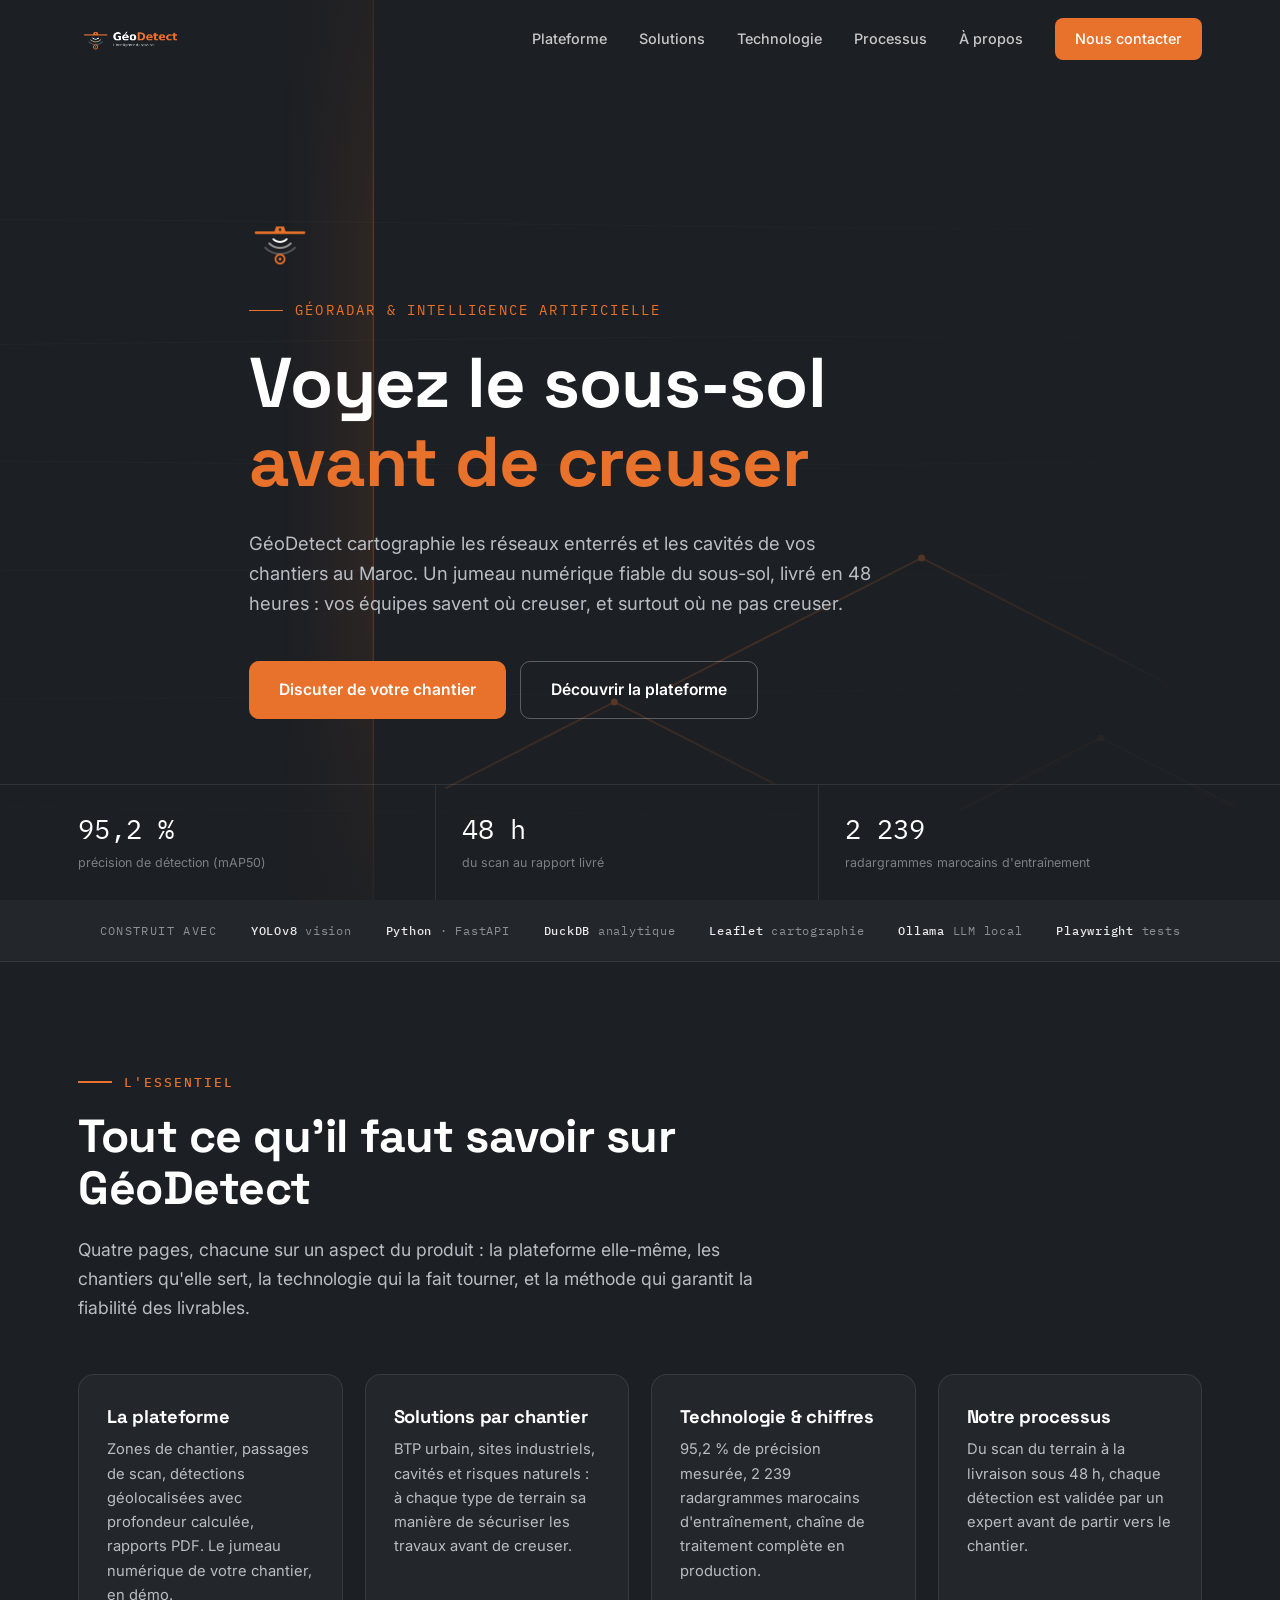
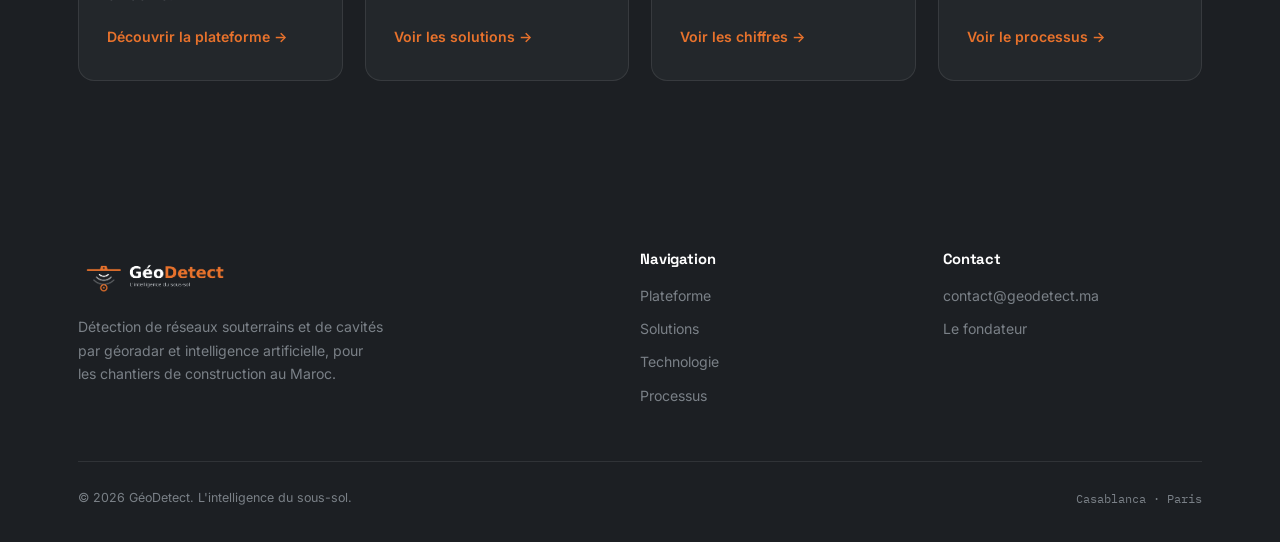
<file: index.html>
<!DOCTYPE html>
<html lang="fr">
<head>
<meta charset="UTF-8">
<meta name="viewport" content="width=device-width, initial-scale=1.0">
<title>GéoDetect : l'intelligence du sous-sol</title>
<meta name="description" content="Détection de réseaux souterrains et de cavités par géoradar et intelligence artificielle, pour les chantiers de construction au Maroc.">
<link rel="icon" type="image/png" href="assets/favicon_32.png">
<link rel="preconnect" href="https://fonts.googleapis.com">
<link rel="preconnect" href="https://fonts.gstatic.com" crossorigin>
<link href="https://fonts.googleapis.com/css2?family=Space+Grotesk:wght@500;600;700&family=Inter:wght@400;500;600;700&family=IBM+Plex+Mono:wght@400;500&display=swap" rel="stylesheet">
<link rel="stylesheet" href="style.css?v=6">
</head>
<body>

<nav id="nav">
  <div class="nav-int">
    <a class="nav-marque" href="index.html"><img src="assets/geodetect_logo_dark_1700.png?v=2" alt="GéoDetect" style="height:34px;width:auto;display:block"></a>
    <div class="nav-liens">
      <a href="plateforme.html">Plateforme</a>
      <a href="solutions.html">Solutions</a>
      <a href="technologie.html">Technologie</a>
      <a href="processus.html">Processus</a>
      <a href="a-propos.html">À propos</a>
      <a class="nav-cta" href="contact.html">Nous contacter</a>
    </div>
    <button class="menu-bascule" id="menu-bascule" aria-label="Menu" aria-expanded="false">
      <span></span><span></span><span></span>
    </button>
  </div>
  <div class="menu-mobile" id="menu-mobile">
    <a href="plateforme.html">Plateforme</a>
    <a href="solutions.html">Solutions</a>
    <a href="technologie.html">Technologie</a>
    <a href="processus.html">Processus</a>
    <a href="a-propos.html">À propos</a>
    <a class="nav-cta" href="contact.html">Nous contacter</a>
  </div>
</nav>

<header class="hero">
  <canvas id="radar-canvas" aria-hidden="true"></canvas>
  <div class="hero-int">
    <img src="assets/geodetect_icon_for_dark_512.png" alt="" style="width:62px;height:62px;margin-bottom:26px;display:block">
    <div class="sur-titre">Géoradar &amp; intelligence artificielle</div>
    <h1>Voyez le sous-sol <em>avant de creuser</em></h1>
    <p class="sous">GéoDetect cartographie les réseaux enterrés et les cavités de vos chantiers au Maroc. Un jumeau numérique fiable du sous-sol, livré en 48 heures : vos équipes savent où creuser, et surtout où ne pas creuser.</p>
    <div class="hero-ctas">
      <a class="btn plein" href="contact.html">Discuter de votre chantier</a>
      <a class="btn contour" href="plateforme.html">Découvrir la plateforme</a>
    </div>
  </div>
  <div class="hero-bas">
    <div class="conteneur">
      <div class="hero-stat"><span class="v">95,2 %</span><span class="l">précision de détection (mAP50)</span></div>
      <div class="hero-stat"><span class="v">48 h</span><span class="l">du scan au rapport livré</span></div>
      <div class="hero-stat"><span class="v">2 239</span><span class="l">radargrammes marocains d'entraînement</span></div>
    </div>
  </div>
</header>

<div class="bande">
  <div class="conteneur">
    <span style="letter-spacing:.12em;text-transform:uppercase;font-size:.72rem">Construit avec</span>
    <span><b>YOLOv8</b> vision</span>
    <span><b>Python</b> · FastAPI</span>
    <span><b>DuckDB</b> analytique</span>
    <span><b>Leaflet</b> cartographie</span>
    <span><b>Ollama</b> LLM local</span>
    <span><b>Playwright</b> tests</span>
  </div>
</div>

<section class="teaser">
  <div class="conteneur">
    <div class="etiquette">L'essentiel</div>
    <h2>Tout ce qu'il faut savoir sur GéoDetect</h2>
    <p class="intro">Quatre pages, chacune sur un aspect du produit : la plateforme elle-même, les chantiers qu'elle sert, la technologie qui la fait tourner, et la méthode qui garantit la fiabilité des livrables.</p>
    <div class="grille-teaser">
      <div class="carte-teaser revele">
        <h3>La plateforme</h3>
        <p>Zones de chantier, passages de scan, détections géolocalisées avec profondeur calculée, rapports PDF. Le jumeau numérique de votre chantier, en démo.</p>
        <a class="lien" href="plateforme.html">Découvrir la plateforme →</a>
      </div>
      <div class="carte-teaser revele">
        <h3>Solutions par chantier</h3>
        <p>BTP urbain, sites industriels, cavités et risques naturels : à chaque type de terrain sa manière de sécuriser les travaux avant de creuser.</p>
        <a class="lien" href="solutions.html">Voir les solutions →</a>
      </div>
      <div class="carte-teaser revele">
        <h3>Technologie &amp; chiffres</h3>
        <p>95,2 % de précision mesurée, 2 239 radargrammes marocains d'entraînement, chaîne de traitement complète en production.</p>
        <a class="lien" href="technologie.html">Voir les chiffres →</a>
      </div>
      <div class="carte-teaser revele">
        <h3>Notre processus</h3>
        <p>Du scan du terrain à la livraison sous 48 h, chaque détection est validée par un expert avant de partir vers le chantier.</p>
        <a class="lien" href="processus.html">Voir le processus →</a>
      </div>
    </div>
  </div>
</section>

<footer>
  <div class="conteneur">
    <div class="foot-grille">
      <div>
        <div class="foot-marque"><img src="assets/geodetect_logo_dark_1700.png?v=2" alt="GéoDetect" style="width:170px;height:auto"></div>
        <p>Détection de réseaux souterrains et de cavités par géoradar et intelligence artificielle, pour les chantiers de construction au Maroc.</p>
      </div>
      <div class="foot-col">
        <h4>Navigation</h4>
        <a href="plateforme.html">Plateforme</a>
        <a href="solutions.html">Solutions</a>
        <a href="technologie.html">Technologie</a>
        <a href="processus.html">Processus</a>
      </div>
      <div class="foot-col">
        <h4>Contact</h4>
        <a href="mailto:contact@geodetect.ma">contact@geodetect.ma</a>
        <a href="a-propos.html">Le fondateur</a>
      </div>
    </div>
    <div class="foot-bas">
      <span>© 2026 GéoDetect. L'intelligence du sous-sol.</span>
      <span class="mono">Casablanca · Paris</span>
    </div>
  </div>
</footer>

<script src="app.js?v=2"></script>
<script src="radar.js?v=2"></script>
</body>
</html>
</file>
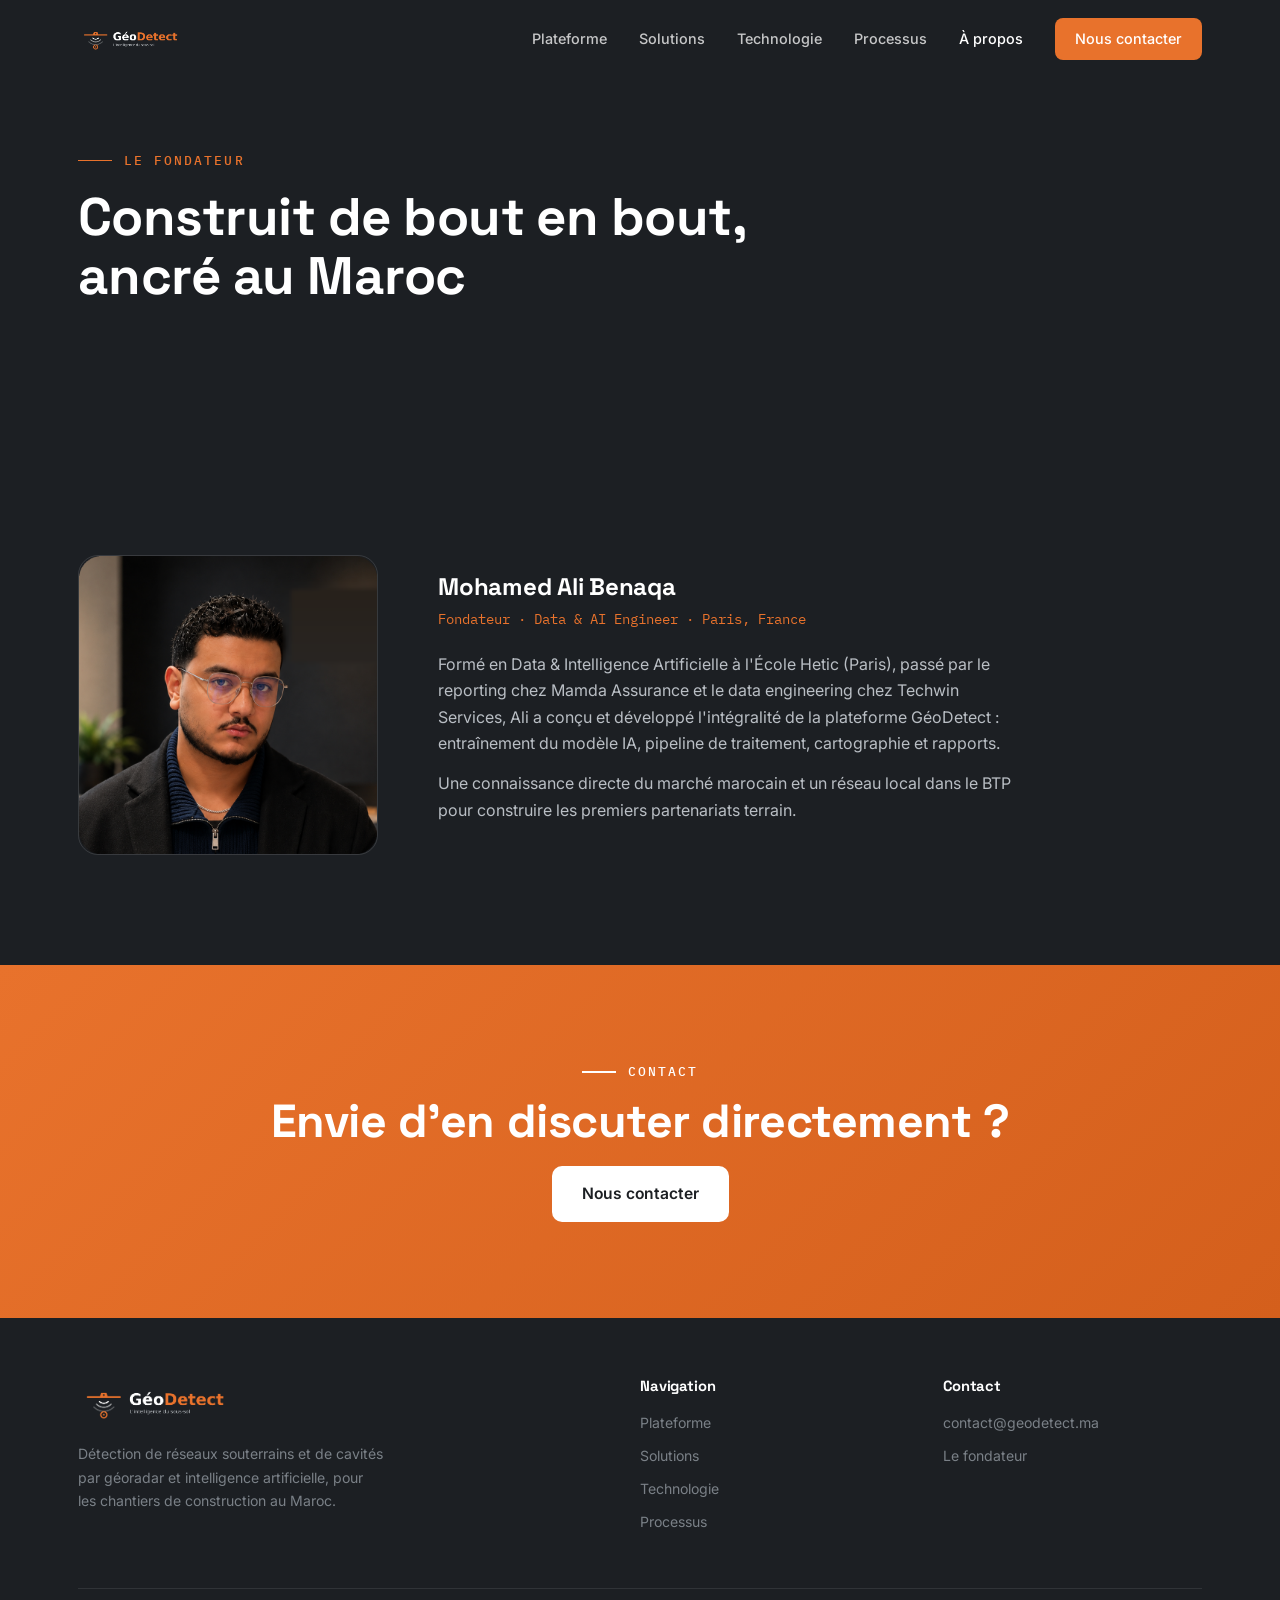
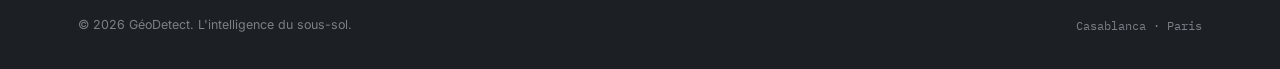
<file: a-propos.html>
<!DOCTYPE html>
<html lang="fr">
<head>
<meta charset="UTF-8">
<meta name="viewport" content="width=device-width, initial-scale=1.0">
<title>À propos — GéoDetect</title>
<meta name="description" content="GéoDetect est construit de bout en bout par Mohamed Ali Benaqa, Data & AI Engineer, ancré au Maroc.">
<link rel="icon" type="image/png" href="assets/favicon_32.png">
<link rel="preconnect" href="https://fonts.googleapis.com">
<link rel="preconnect" href="https://fonts.gstatic.com" crossorigin>
<link href="https://fonts.googleapis.com/css2?family=Space+Grotesk:wght@500;600;700&family=Inter:wght@400;500;600;700&family=IBM+Plex+Mono:wght@400;500&display=swap" rel="stylesheet">
<link rel="stylesheet" href="style.css?v=6">
</head>
<body>

<nav id="nav">
  <div class="nav-int">
    <a class="nav-marque" href="index.html"><img src="assets/geodetect_logo_dark_1700.png?v=2" alt="GéoDetect" style="height:34px;width:auto;display:block"></a>
    <div class="nav-liens">
      <a href="plateforme.html">Plateforme</a>
      <a href="solutions.html">Solutions</a>
      <a href="technologie.html">Technologie</a>
      <a href="processus.html">Processus</a>
      <a href="a-propos.html" class="actif">À propos</a>
      <a class="nav-cta" href="contact.html">Nous contacter</a>
    </div>
    <button class="menu-bascule" id="menu-bascule" aria-label="Menu" aria-expanded="false">
      <span></span><span></span><span></span>
    </button>
  </div>
  <div class="menu-mobile" id="menu-mobile">
    <a href="plateforme.html">Plateforme</a>
    <a href="solutions.html">Solutions</a>
    <a href="technologie.html">Technologie</a>
    <a href="processus.html">Processus</a>
    <a href="a-propos.html" class="actif">À propos</a>
    <a class="nav-cta" href="contact.html">Nous contacter</a>
  </div>
</nav>

<header class="page-hero">
  <div class="conteneur">
    <div class="etiquette">Le fondateur</div>
    <h1>Construit de bout en bout, ancré au Maroc</h1>
  </div>
</header>

<section class="fondateur">
  <div class="conteneur">
    <div class="fond-grille">
      <img src="assets/photo_fondateur.png" alt="Mohamed Ali Benaqa, fondateur de GéoDetect" class="revele">
      <div class="fond-texte">
        <h3>Mohamed Ali Benaqa</h3>
        <div class="role">Fondateur · Data &amp; AI Engineer · Paris, France</div>
        <p>Formé en Data &amp; Intelligence Artificielle à l'École Hetic (Paris), passé par le reporting chez Mamda Assurance et le data engineering chez Techwin Services, Ali a conçu et développé l'intégralité de la plateforme GéoDetect : entraînement du modèle IA, pipeline de traitement, cartographie et rapports.</p>
        <p>Une connaissance directe du marché marocain et un réseau local dans le BTP pour construire les premiers partenariats terrain.</p>
      </div>
    </div>
  </div>
</section>

<section class="cta-final" id="contact">
  <div class="conteneur">
    <div class="etiquette">Contact</div>
    <h2>Envie d'en discuter directement ?</h2>
    <a class="btn blanc" href="contact.html">Nous contacter</a>
  </div>
</section>

<footer>
  <div class="conteneur">
    <div class="foot-grille">
      <div>
        <div class="foot-marque"><img src="assets/geodetect_logo_dark_1700.png?v=2" alt="GéoDetect" style="width:170px;height:auto"></div>
        <p>Détection de réseaux souterrains et de cavités par géoradar et intelligence artificielle, pour les chantiers de construction au Maroc.</p>
      </div>
      <div class="foot-col">
        <h4>Navigation</h4>
        <a href="plateforme.html">Plateforme</a>
        <a href="solutions.html">Solutions</a>
        <a href="technologie.html">Technologie</a>
        <a href="processus.html">Processus</a>
      </div>
      <div class="foot-col">
        <h4>Contact</h4>
        <a href="mailto:contact@geodetect.ma">contact@geodetect.ma</a>
        <a href="a-propos.html">Le fondateur</a>
      </div>
    </div>
    <div class="foot-bas">
      <span>© 2026 GéoDetect. L'intelligence du sous-sol.</span>
      <span class="mono">Casablanca · Paris</span>
    </div>
  </div>
</footer>

<script src="app.js?v=2"></script>
</body>
</html>
</file>
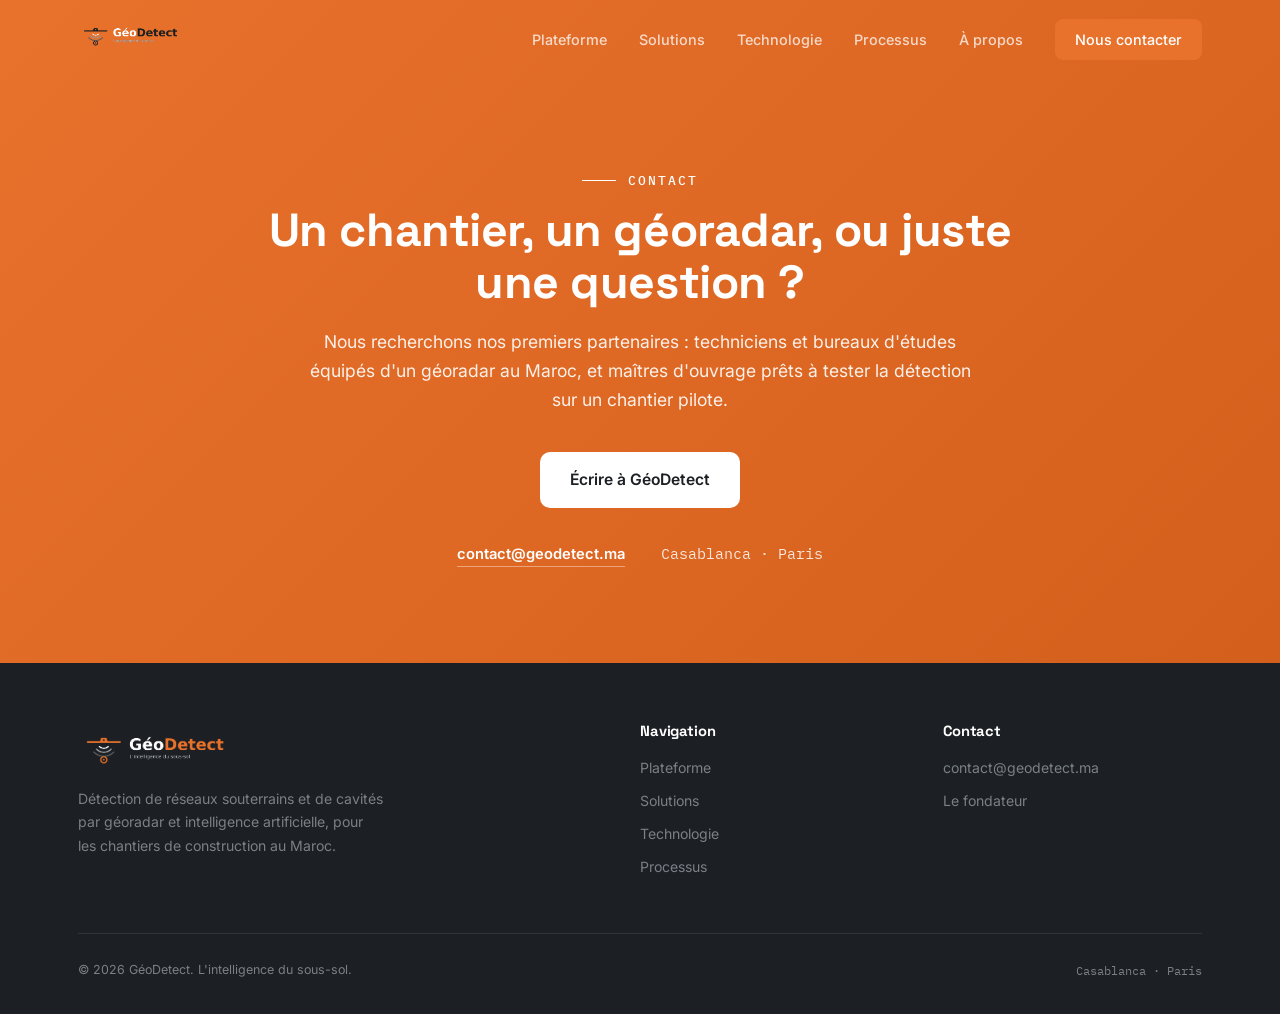
<file: contact.html>
<!DOCTYPE html>
<html lang="fr">
<head>
<meta charset="UTF-8">
<meta name="viewport" content="width=device-width, initial-scale=1.0">
<title>Contact — GéoDetect</title>
<meta name="description" content="Un chantier, un géoradar, ou juste une question ? Contactez GéoDetect à contact@geodetect.ma.">
<link rel="icon" type="image/png" href="assets/favicon_32.png">
<link rel="preconnect" href="https://fonts.googleapis.com">
<link rel="preconnect" href="https://fonts.gstatic.com" crossorigin>
<link href="https://fonts.googleapis.com/css2?family=Space+Grotesk:wght@500;600;700&family=Inter:wght@400;500;600;700&family=IBM+Plex+Mono:wght@400;500&display=swap" rel="stylesheet">
<link rel="stylesheet" href="style.css?v=6">
</head>
<body class="page-contact">

<nav id="nav">
  <div class="nav-int">
    <a class="nav-marque" href="index.html">
      <span class="logo-empile">
        <img class="logo-normal" src="assets/geodetect_logo_dark_1700.png?v=2" alt="GéoDetect" style="height:34px;width:auto;display:block">
        <img class="logo-alt" src="assets/geodetect_logo_surorange.png?v=1" alt="GéoDetect" style="height:34px;width:auto;display:block">
      </span>
    </a>
    <div class="nav-liens">
      <a href="plateforme.html">Plateforme</a>
      <a href="solutions.html">Solutions</a>
      <a href="technologie.html">Technologie</a>
      <a href="processus.html">Processus</a>
      <a href="a-propos.html">À propos</a>
      <a class="nav-cta actif" href="contact.html">Nous contacter</a>
    </div>
    <button class="menu-bascule" id="menu-bascule" aria-label="Menu" aria-expanded="false">
      <span></span><span></span><span></span>
    </button>
  </div>
  <div class="menu-mobile" id="menu-mobile">
    <a href="plateforme.html">Plateforme</a>
    <a href="solutions.html">Solutions</a>
    <a href="technologie.html">Technologie</a>
    <a href="processus.html">Processus</a>
    <a href="a-propos.html">À propos</a>
    <a class="nav-cta" href="contact.html">Nous contacter</a>
  </div>
</nav>

<section class="cta-final" id="contact" style="padding-top:170px">
  <div class="conteneur">
    <div class="etiquette">Contact</div>
    <h2>Un chantier, un géoradar, ou juste une question ?</h2>
    <p class="intro">Nous recherchons nos premiers partenaires : techniciens et bureaux d'études équipés d'un géoradar au Maroc, et maîtres d'ouvrage prêts à tester la détection sur un chantier pilote.</p>
    <a class="btn blanc" href="mailto:contact@geodetect.ma?subject=Contact%20GéoDetect">Écrire à GéoDetect</a>
    <div class="contact-details">
      <a href="mailto:contact@geodetect.ma">contact@geodetect.ma</a>
      <span class="mono" style="color:rgba(255,255,255,.85)">Casablanca · Paris</span>
    </div>
  </div>
</section>

<footer>
  <div class="conteneur">
    <div class="foot-grille">
      <div>
        <div class="foot-marque"><img src="assets/geodetect_logo_dark_1700.png?v=2" alt="GéoDetect" style="width:170px;height:auto"></div>
        <p>Détection de réseaux souterrains et de cavités par géoradar et intelligence artificielle, pour les chantiers de construction au Maroc.</p>
      </div>
      <div class="foot-col">
        <h4>Navigation</h4>
        <a href="plateforme.html">Plateforme</a>
        <a href="solutions.html">Solutions</a>
        <a href="technologie.html">Technologie</a>
        <a href="processus.html">Processus</a>
      </div>
      <div class="foot-col">
        <h4>Contact</h4>
        <a href="mailto:contact@geodetect.ma">contact@geodetect.ma</a>
        <a href="a-propos.html">Le fondateur</a>
      </div>
    </div>
    <div class="foot-bas">
      <span>© 2026 GéoDetect. L'intelligence du sous-sol.</span>
      <span class="mono">Casablanca · Paris</span>
    </div>
  </div>
</footer>

<script src="app.js?v=2"></script>
</body>
</html>
</file>
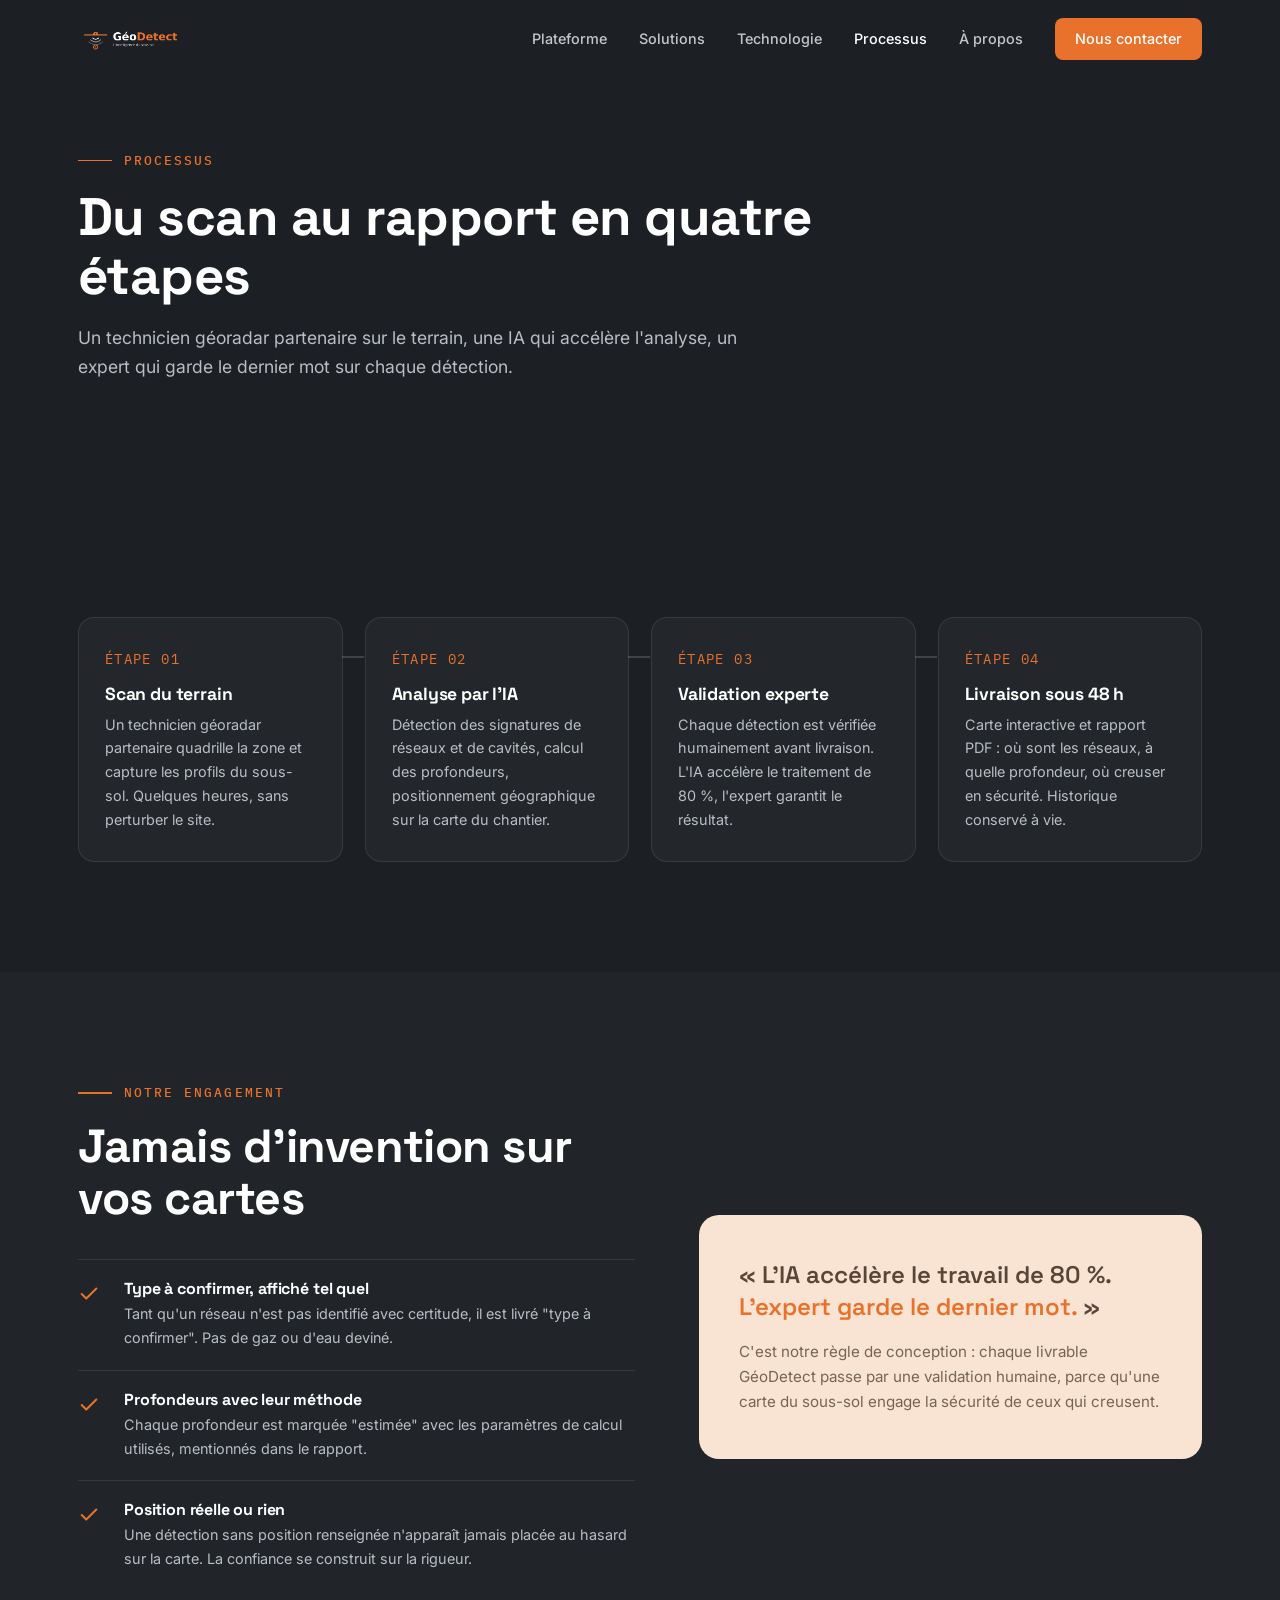
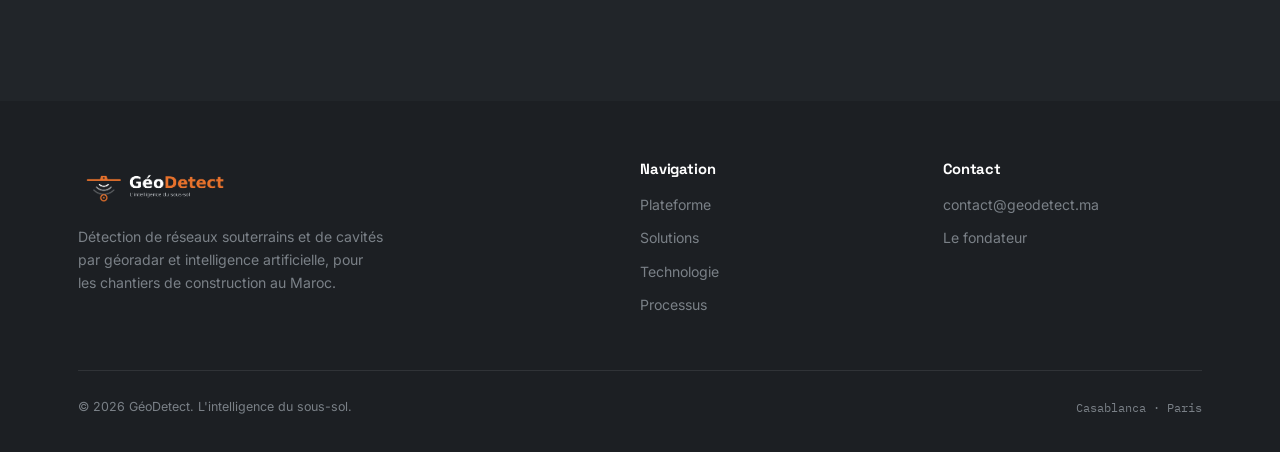
<file: processus.html>
<!DOCTYPE html>
<html lang="fr">
<head>
<meta charset="UTF-8">
<meta name="viewport" content="width=device-width, initial-scale=1.0">
<title>Processus — GéoDetect</title>
<meta name="description" content="Du scan du terrain au rapport livré sous 48 h : le processus GéoDetect, étape par étape, avec validation experte de chaque détection.">
<link rel="icon" type="image/png" href="assets/favicon_32.png">
<link rel="preconnect" href="https://fonts.googleapis.com">
<link rel="preconnect" href="https://fonts.gstatic.com" crossorigin>
<link href="https://fonts.googleapis.com/css2?family=Space+Grotesk:wght@500;600;700&family=Inter:wght@400;500;600;700&family=IBM+Plex+Mono:wght@400;500&display=swap" rel="stylesheet">
<link rel="stylesheet" href="style.css?v=6">
</head>
<body>

<nav id="nav">
  <div class="nav-int">
    <a class="nav-marque" href="index.html"><img src="assets/geodetect_logo_dark_1700.png?v=2" alt="GéoDetect" style="height:34px;width:auto;display:block"></a>
    <div class="nav-liens">
      <a href="plateforme.html">Plateforme</a>
      <a href="solutions.html">Solutions</a>
      <a href="technologie.html">Technologie</a>
      <a href="processus.html" class="actif">Processus</a>
      <a href="a-propos.html">À propos</a>
      <a class="nav-cta" href="contact.html">Nous contacter</a>
    </div>
    <button class="menu-bascule" id="menu-bascule" aria-label="Menu" aria-expanded="false">
      <span></span><span></span><span></span>
    </button>
  </div>
  <div class="menu-mobile" id="menu-mobile">
    <a href="plateforme.html">Plateforme</a>
    <a href="solutions.html">Solutions</a>
    <a href="technologie.html">Technologie</a>
    <a href="processus.html" class="actif">Processus</a>
    <a href="a-propos.html">À propos</a>
    <a class="nav-cta" href="contact.html">Nous contacter</a>
  </div>
</nav>

<header class="page-hero">
  <div class="conteneur">
    <div class="etiquette">Processus</div>
    <h1>Du scan au rapport en quatre étapes</h1>
    <p class="intro">Un technicien géoradar partenaire sur le terrain, une IA qui accélère l'analyse, un expert qui garde le dernier mot sur chaque détection.</p>
  </div>
</header>

<section class="processus">
  <div class="conteneur">
    <div class="frise">
      <div class="pas revele">
        <span class="num">ÉTAPE 01</span>
        <h3>Scan du terrain</h3>
        <p>Un technicien géoradar partenaire quadrille la zone et capture les profils du sous-sol. Quelques heures, sans perturber le site.</p>
      </div>
      <div class="pas revele">
        <span class="num">ÉTAPE 02</span>
        <h3>Analyse par l'IA</h3>
        <p>Détection des signatures de réseaux et de cavités, calcul des profondeurs, positionnement géographique sur la carte du chantier.</p>
      </div>
      <div class="pas revele">
        <span class="num">ÉTAPE 03</span>
        <h3>Validation experte</h3>
        <p>Chaque détection est vérifiée humainement avant livraison. L'IA accélère le traitement de 80 %, l'expert garantit le résultat.</p>
      </div>
      <div class="pas revele">
        <span class="num">ÉTAPE 04</span>
        <h3>Livraison sous 48 h</h3>
        <p>Carte interactive et rapport PDF : où sont les réseaux, à quelle profondeur, où creuser en sécurité. Historique conservé à vie.</p>
      </div>
    </div>
  </div>
</section>

<section class="engagement">
  <div class="conteneur deux-col">
    <div>
      <div class="etiquette">Notre engagement</div>
      <h2>Jamais d'invention sur vos cartes</h2>
      <div class="liste-engagement">
        <div class="item-eng revele">
          <svg viewBox="0 0 24 24"><path d="M20 6L9 17l-5-5"/></svg>
          <div><h4>Type à confirmer, affiché tel quel</h4><p>Tant qu'un réseau n'est pas identifié avec certitude, il est livré "type à confirmer". Pas de gaz ou d'eau deviné.</p></div>
        </div>
        <div class="item-eng revele">
          <svg viewBox="0 0 24 24"><path d="M20 6L9 17l-5-5"/></svg>
          <div><h4>Profondeurs avec leur méthode</h4><p>Chaque profondeur est marquée "estimée" avec les paramètres de calcul utilisés, mentionnés dans le rapport.</p></div>
        </div>
        <div class="item-eng revele">
          <svg viewBox="0 0 24 24"><path d="M20 6L9 17l-5-5"/></svg>
          <div><h4>Position réelle ou rien</h4><p>Une détection sans position renseignée n'apparaît jamais placée au hasard sur la carte. La confiance se construit sur la rigueur.</p></div>
        </div>
      </div>
    </div>
    <div class="panneau-sable revele">
      <div class="grand">« L'IA accélère le travail de 80 %. <em>L'expert garde le dernier mot.</em> »</div>
      <p>C'est notre règle de conception : chaque livrable GéoDetect passe par une validation humaine, parce qu'une carte du sous-sol engage la sécurité de ceux qui creusent.</p>
    </div>
  </div>
</section>

<footer>
  <div class="conteneur">
    <div class="foot-grille">
      <div>
        <div class="foot-marque"><img src="assets/geodetect_logo_dark_1700.png?v=2" alt="GéoDetect" style="width:170px;height:auto"></div>
        <p>Détection de réseaux souterrains et de cavités par géoradar et intelligence artificielle, pour les chantiers de construction au Maroc.</p>
      </div>
      <div class="foot-col">
        <h4>Navigation</h4>
        <a href="plateforme.html">Plateforme</a>
        <a href="solutions.html">Solutions</a>
        <a href="technologie.html">Technologie</a>
        <a href="processus.html">Processus</a>
      </div>
      <div class="foot-col">
        <h4>Contact</h4>
        <a href="mailto:contact@geodetect.ma">contact@geodetect.ma</a>
        <a href="a-propos.html">Le fondateur</a>
      </div>
    </div>
    <div class="foot-bas">
      <span>© 2026 GéoDetect. L'intelligence du sous-sol.</span>
      <span class="mono">Casablanca · Paris</span>
    </div>
  </div>
</footer>

<script src="app.js?v=2"></script>
</body>
</html>
</file>
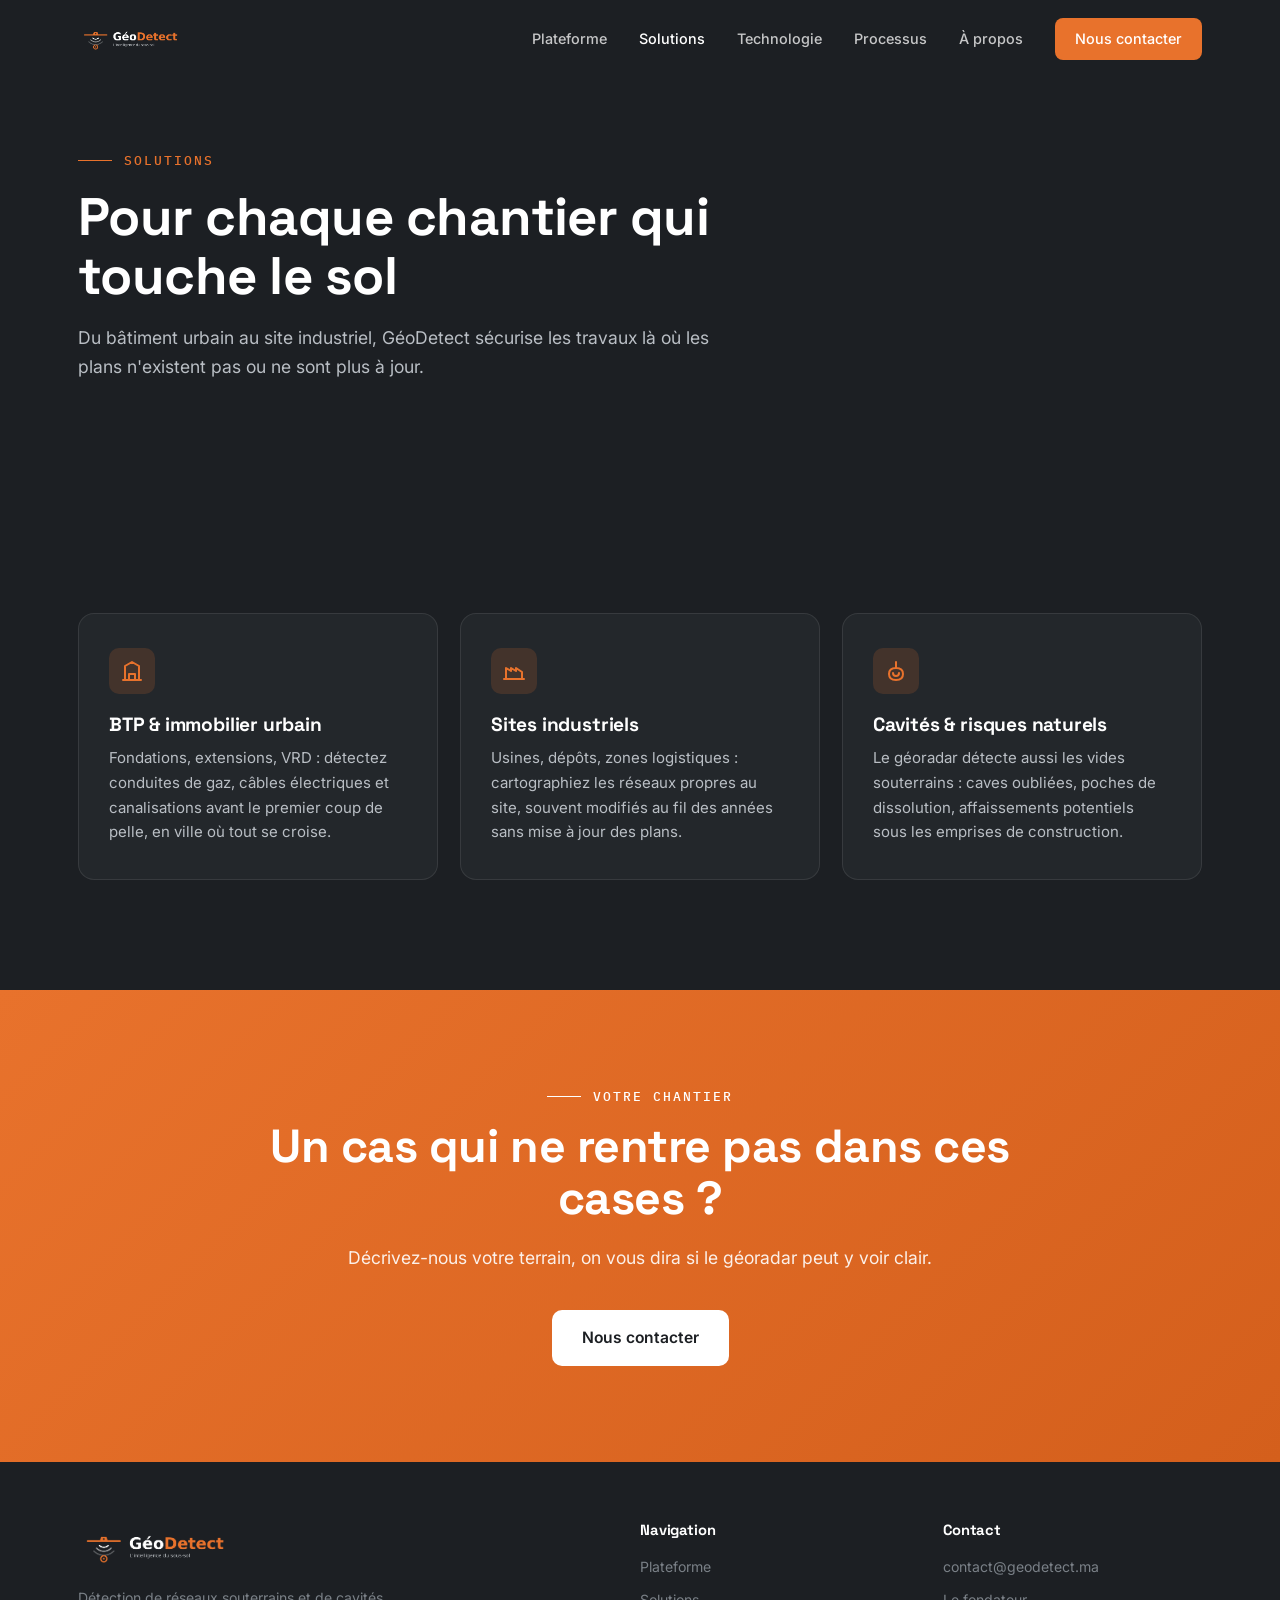
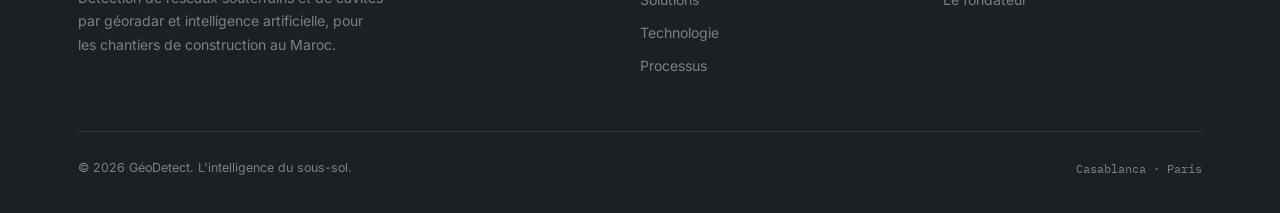
<file: solutions.html>
<!DOCTYPE html>
<html lang="fr">
<head>
<meta charset="UTF-8">
<meta name="viewport" content="width=device-width, initial-scale=1.0">
<title>Solutions — GéoDetect</title>
<meta name="description" content="BTP urbain, sites industriels, cavités et risques naturels : GéoDetect sécurise les travaux là où les plans n'existent pas ou ne sont plus à jour.">
<link rel="icon" type="image/png" href="assets/favicon_32.png">
<link rel="preconnect" href="https://fonts.googleapis.com">
<link rel="preconnect" href="https://fonts.gstatic.com" crossorigin>
<link href="https://fonts.googleapis.com/css2?family=Space+Grotesk:wght@500;600;700&family=Inter:wght@400;500;600;700&family=IBM+Plex+Mono:wght@400;500&display=swap" rel="stylesheet">
<link rel="stylesheet" href="style.css?v=6">
</head>
<body>

<nav id="nav">
  <div class="nav-int">
    <a class="nav-marque" href="index.html"><img src="assets/geodetect_logo_dark_1700.png?v=2" alt="GéoDetect" style="height:34px;width:auto;display:block"></a>
    <div class="nav-liens">
      <a href="plateforme.html">Plateforme</a>
      <a href="solutions.html" class="actif">Solutions</a>
      <a href="technologie.html">Technologie</a>
      <a href="processus.html">Processus</a>
      <a href="a-propos.html">À propos</a>
      <a class="nav-cta" href="contact.html">Nous contacter</a>
    </div>
    <button class="menu-bascule" id="menu-bascule" aria-label="Menu" aria-expanded="false">
      <span></span><span></span><span></span>
    </button>
  </div>
  <div class="menu-mobile" id="menu-mobile">
    <a href="plateforme.html">Plateforme</a>
    <a href="solutions.html" class="actif">Solutions</a>
    <a href="technologie.html">Technologie</a>
    <a href="processus.html">Processus</a>
    <a href="a-propos.html">À propos</a>
    <a class="nav-cta" href="contact.html">Nous contacter</a>
  </div>
</nav>

<header class="page-hero">
  <div class="conteneur">
    <div class="etiquette">Solutions</div>
    <h1>Pour chaque chantier qui touche le sol</h1>
    <p class="intro">Du bâtiment urbain au site industriel, GéoDetect sécurise les travaux là où les plans n'existent pas ou ne sont plus à jour.</p>
  </div>
</header>

<section class="solutions">
  <div class="conteneur">
    <div class="grille-sol">
      <div class="carte-sol revele">
        <div class="ico"><svg viewBox="0 0 24 24"><path d="M3 21h18M5 21V7l7-4 7 4v14M9 21v-6h6v6"/></svg></div>
        <h3>BTP &amp; immobilier urbain</h3>
        <p>Fondations, extensions, VRD : détectez conduites de gaz, câbles électriques et canalisations avant le premier coup de pelle, en ville où tout se croise.</p>
      </div>
      <div class="carte-sol revele">
        <div class="ico"><svg viewBox="0 0 24 24"><path d="M2 20h20M4 20V9l5 3V9l5 3V9l6 4v7"/></svg></div>
        <h3>Sites industriels</h3>
        <p>Usines, dépôts, zones logistiques : cartographiez les réseaux propres au site, souvent modifiés au fil des années sans mise à jour des plans.</p>
      </div>
      <div class="carte-sol revele">
        <div class="ico"><svg viewBox="0 0 24 24"><path d="M12 3v6m0 0c-4 0-7 2-7 6s3 6 7 6 7-2 7-6-3-6-7-6zM9 14a3 3 0 0 0 6 0"/></svg></div>
        <h3>Cavités &amp; risques naturels</h3>
        <p>Le géoradar détecte aussi les vides souterrains : caves oubliées, poches de dissolution, affaissements potentiels sous les emprises de construction.</p>
      </div>
    </div>
  </div>
</section>

<section class="cta-final" id="contact">
  <div class="conteneur">
    <div class="etiquette">Votre chantier</div>
    <h2>Un cas qui ne rentre pas dans ces cases ?</h2>
    <p class="intro">Décrivez-nous votre terrain, on vous dira si le géoradar peut y voir clair.</p>
    <a class="btn blanc" href="contact.html">Nous contacter</a>
  </div>
</section>

<footer>
  <div class="conteneur">
    <div class="foot-grille">
      <div>
        <div class="foot-marque"><img src="assets/geodetect_logo_dark_1700.png?v=2" alt="GéoDetect" style="width:170px;height:auto"></div>
        <p>Détection de réseaux souterrains et de cavités par géoradar et intelligence artificielle, pour les chantiers de construction au Maroc.</p>
      </div>
      <div class="foot-col">
        <h4>Navigation</h4>
        <a href="plateforme.html">Plateforme</a>
        <a href="solutions.html">Solutions</a>
        <a href="technologie.html">Technologie</a>
        <a href="processus.html">Processus</a>
      </div>
      <div class="foot-col">
        <h4>Contact</h4>
        <a href="mailto:contact@geodetect.ma">contact@geodetect.ma</a>
        <a href="a-propos.html">Le fondateur</a>
      </div>
    </div>
    <div class="foot-bas">
      <span>© 2026 GéoDetect. L'intelligence du sous-sol.</span>
      <span class="mono">Casablanca · Paris</span>
    </div>
  </div>
</footer>

<script src="app.js?v=2"></script>
</body>
</html>
</file>
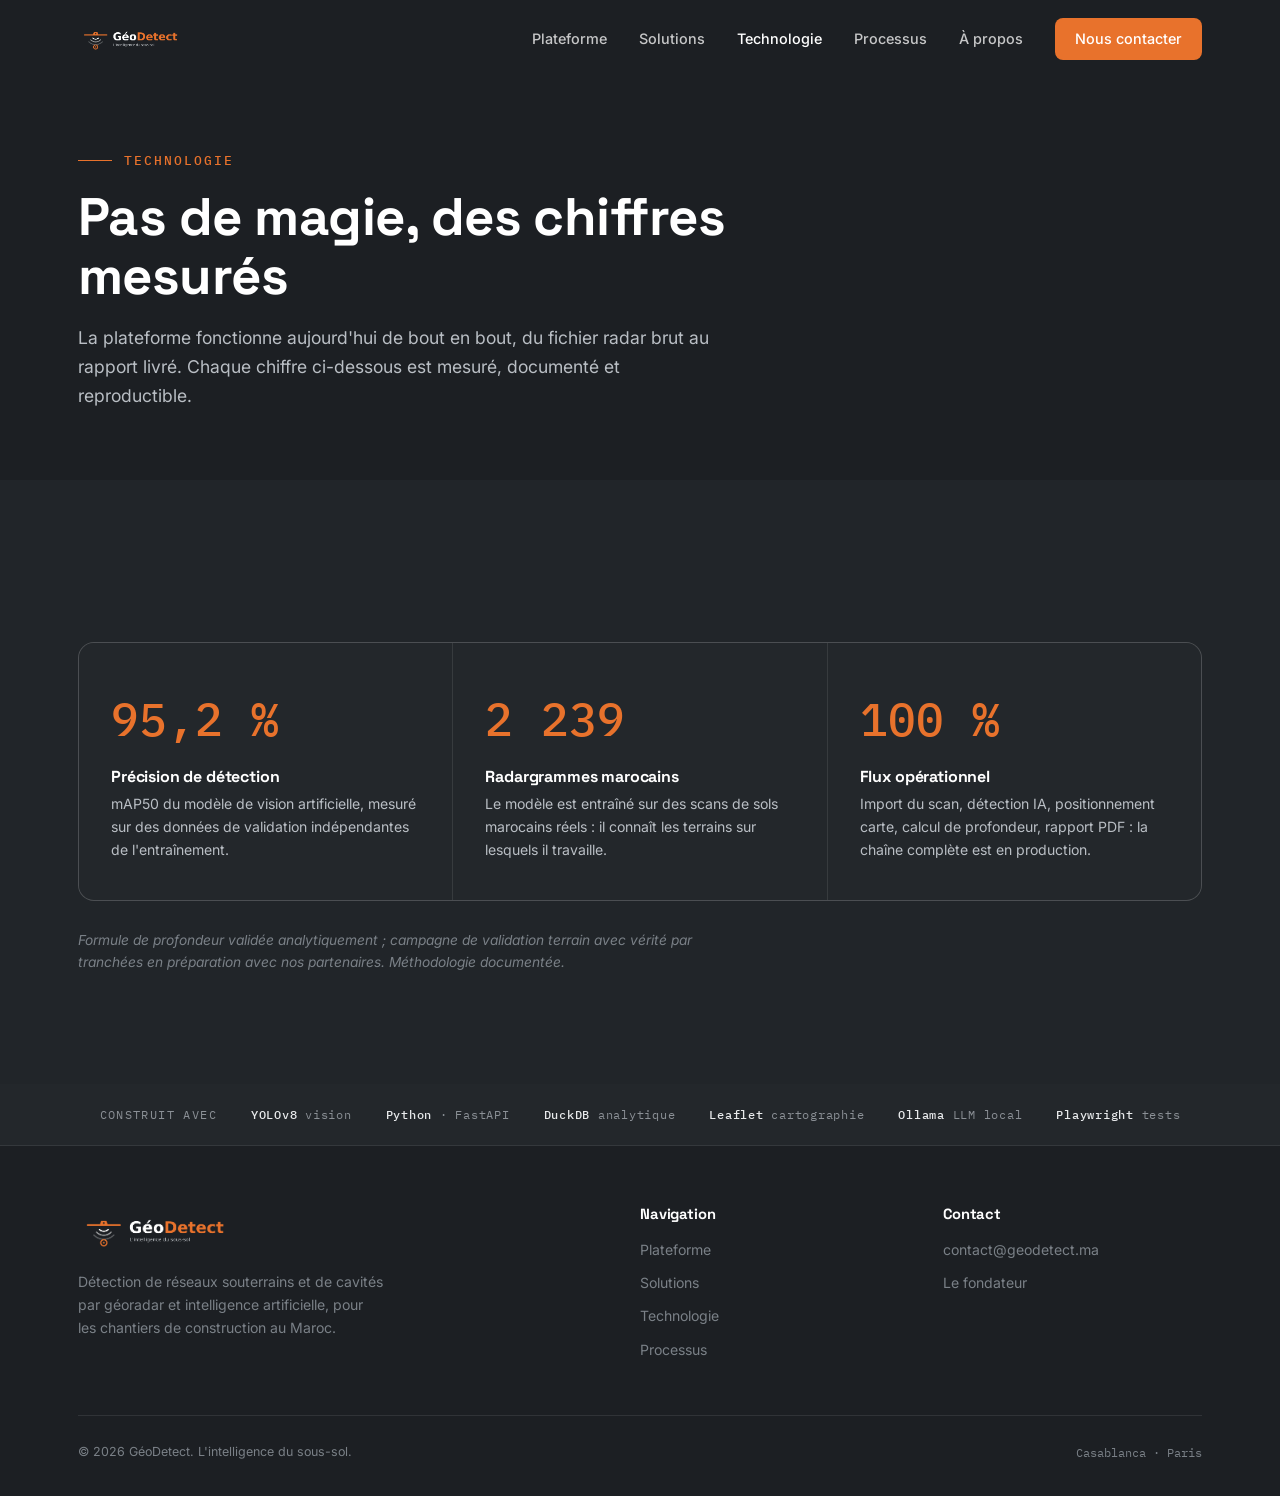
<file: technologie.html>
<!DOCTYPE html>
<html lang="fr">
<head>
<meta charset="UTF-8">
<meta name="viewport" content="width=device-width, initial-scale=1.0">
<title>Technologie — GéoDetect</title>
<meta name="description" content="95,2 % de précision mesurée, 2 239 radargrammes marocains d'entraînement : la technologie GéoDetect en chiffres, mesurés et reproductibles.">
<link rel="icon" type="image/png" href="assets/favicon_32.png">
<link rel="preconnect" href="https://fonts.googleapis.com">
<link rel="preconnect" href="https://fonts.gstatic.com" crossorigin>
<link href="https://fonts.googleapis.com/css2?family=Space+Grotesk:wght@500;600;700&family=Inter:wght@400;500;600;700&family=IBM+Plex+Mono:wght@400;500&display=swap" rel="stylesheet">
<link rel="stylesheet" href="style.css?v=6">
</head>
<body>

<nav id="nav">
  <div class="nav-int">
    <a class="nav-marque" href="index.html"><img src="assets/geodetect_logo_dark_1700.png?v=2" alt="GéoDetect" style="height:34px;width:auto;display:block"></a>
    <div class="nav-liens">
      <a href="plateforme.html">Plateforme</a>
      <a href="solutions.html">Solutions</a>
      <a href="technologie.html" class="actif">Technologie</a>
      <a href="processus.html">Processus</a>
      <a href="a-propos.html">À propos</a>
      <a class="nav-cta" href="contact.html">Nous contacter</a>
    </div>
    <button class="menu-bascule" id="menu-bascule" aria-label="Menu" aria-expanded="false">
      <span></span><span></span><span></span>
    </button>
  </div>
  <div class="menu-mobile" id="menu-mobile">
    <a href="plateforme.html">Plateforme</a>
    <a href="solutions.html">Solutions</a>
    <a href="technologie.html" class="actif">Technologie</a>
    <a href="processus.html">Processus</a>
    <a href="a-propos.html">À propos</a>
    <a class="nav-cta" href="contact.html">Nous contacter</a>
  </div>
</nav>

<header class="page-hero">
  <div class="conteneur">
    <div class="etiquette">Technologie</div>
    <h1>Pas de magie, des chiffres mesurés</h1>
    <p class="intro">La plateforme fonctionne aujourd'hui de bout en bout, du fichier radar brut au rapport livré. Chaque chiffre ci-dessous est mesuré, documenté et reproductible.</p>
  </div>
</header>

<section class="preuves">
  <div class="conteneur">
    <div class="grille-stats">
      <div class="stat revele">
        <div class="valeur">95,2 %</div>
        <h4>Précision de détection</h4>
        <p>mAP50 du modèle de vision artificielle, mesuré sur des données de validation indépendantes de l'entraînement.</p>
      </div>
      <div class="stat revele">
        <div class="valeur">2 239</div>
        <h4>Radargrammes marocains</h4>
        <p>Le modèle est entraîné sur des scans de sols marocains réels : il connaît les terrains sur lesquels il travaille.</p>
      </div>
      <div class="stat revele">
        <div class="valeur">100 %</div>
        <h4>Flux opérationnel</h4>
        <p>Import du scan, détection IA, positionnement carte, calcul de profondeur, rapport PDF : la chaîne complète est en production.</p>
      </div>
    </div>
    <p class="note-validation">Formule de profondeur validée analytiquement ; campagne de validation terrain avec vérité par tranchées en préparation avec nos partenaires. Méthodologie documentée.</p>
  </div>
</section>

<div class="bande">
  <div class="conteneur">
    <span style="letter-spacing:.12em;text-transform:uppercase;font-size:.72rem">Construit avec</span>
    <span><b>YOLOv8</b> vision</span>
    <span><b>Python</b> · FastAPI</span>
    <span><b>DuckDB</b> analytique</span>
    <span><b>Leaflet</b> cartographie</span>
    <span><b>Ollama</b> LLM local</span>
    <span><b>Playwright</b> tests</span>
  </div>
</div>

<footer>
  <div class="conteneur">
    <div class="foot-grille">
      <div>
        <div class="foot-marque"><img src="assets/geodetect_logo_dark_1700.png?v=2" alt="GéoDetect" style="width:170px;height:auto"></div>
        <p>Détection de réseaux souterrains et de cavités par géoradar et intelligence artificielle, pour les chantiers de construction au Maroc.</p>
      </div>
      <div class="foot-col">
        <h4>Navigation</h4>
        <a href="plateforme.html">Plateforme</a>
        <a href="solutions.html">Solutions</a>
        <a href="technologie.html">Technologie</a>
        <a href="processus.html">Processus</a>
      </div>
      <div class="foot-col">
        <h4>Contact</h4>
        <a href="mailto:contact@geodetect.ma">contact@geodetect.ma</a>
        <a href="a-propos.html">Le fondateur</a>
      </div>
    </div>
    <div class="foot-bas">
      <span>© 2026 GéoDetect. L'intelligence du sous-sol.</span>
      <span class="mono">Casablanca · Paris</span>
    </div>
  </div>
</footer>

<script src="app.js?v=2"></script>
</body>
</html>
</file>
<file: style.css>
:root{
  --charbon:#1C1F23;
  --charbon-2:#23272B;
  --charbon-3:#2E3338;
  --orange:#E8722C;
  --orange-vif:#F2823D;
  --sable:#F9E3D3;
  --gris:#7A8087;
  --gris-clair:#B9BEC4;
  --fond:#FFFFFF;
  --fond-doux:#F6F5F3;
  --bordure:#E7E5E1;
}
*{margin:0;padding:0;box-sizing:border-box}
html{scroll-behavior:smooth}
@media (prefers-reduced-motion: reduce){
  html{scroll-behavior:auto}
  *,*::before,*::after{animation:none!important;transition:none!important}
  .revele{opacity:1!important;transform:none!important}
}
body{font-family:'Inter',sans-serif;color:var(--charbon);background:var(--fond);line-height:1.65;-webkit-font-smoothing:antialiased}
h1,h2,h3,h4{font-family:'Space Grotesk',sans-serif;line-height:1.12;letter-spacing:-.01em}
.mono{font-family:'IBM Plex Mono',monospace}
a:focus-visible,button:focus-visible{outline:3px solid var(--orange);outline-offset:3px;border-radius:2px}
.conteneur{max-width:1180px;margin:0 auto;padding:0 28px}
.revele{opacity:0;transform:translateY(26px);transition:opacity .7s ease,transform .7s ease}
.revele.visible{opacity:1;transform:none}

/* ===== Navigation ===== */
nav{position:fixed;top:0;left:0;right:0;z-index:100;transition:background .3s,box-shadow .3s;padding:0}
nav.solide{background:rgba(28,31,35,.92);backdrop-filter:blur(12px);box-shadow:0 1px 0 rgba(255,255,255,.06)}
.nav-int{max-width:1180px;margin:0 auto;padding:18px 28px;display:flex;align-items:center;gap:12px}
.nav-int img{width:32px;height:32px}
.nav-marque{color:#fff;font-family:'Space Grotesk',sans-serif;font-weight:700;font-size:1.1rem;text-decoration:none;letter-spacing:-.01em}
.logo-empile{position:relative;display:inline-block;height:34px}
.logo-empile img{position:absolute;top:0;left:0;transition:opacity .3s ease}
.logo-empile .logo-alt{opacity:0}
body.page-contact .logo-empile .logo-normal{opacity:0}
body.page-contact .logo-empile .logo-alt{opacity:1}
body.page-contact nav.solide .logo-empile .logo-normal,
body.page-contact nav.ouvert .logo-empile .logo-normal{opacity:1}
body.page-contact nav.solide .logo-empile .logo-alt,
body.page-contact nav.ouvert .logo-empile .logo-alt{opacity:0}
.nav-liens{margin-left:auto;display:flex;gap:32px;align-items:center}
.nav-liens a{color:rgba(255,255,255,.75);text-decoration:none;font-size:.9rem;font-weight:500;transition:color .2s}
.nav-liens a:hover,.nav-liens a.actif{color:#fff}
.nav-cta{background:var(--orange);color:#fff!important;padding:9px 20px;border-radius:8px;font-weight:600}
.nav-cta:hover{background:var(--orange-vif)}
@media(max-width:760px){.nav-liens a:not(.nav-cta){display:none}}

/* ===== Menu mobile ===== */
.menu-bascule{display:none;flex-direction:column;justify-content:center;align-items:flex-end;gap:5px;width:30px;height:30px;background:none;border:none;cursor:pointer;padding:0;margin-left:14px}
.menu-bascule span{display:block;width:100%;height:2px;background:#fff;border-radius:2px;transition:transform .25s,opacity .25s,width .25s}
nav.ouvert .menu-bascule span:nth-child(1){transform:translateY(7px) rotate(45deg);width:100%}
nav.ouvert .menu-bascule span:nth-child(2){opacity:0}
nav.ouvert .menu-bascule span:nth-child(3){transform:translateY(-7px) rotate(-45deg);width:100%}
.menu-mobile{display:none;flex-direction:column;gap:0;background:rgba(28,31,35,.98);backdrop-filter:blur(12px);padding:6px 28px 20px;border-top:1px solid rgba(255,255,255,.08)}
.menu-mobile a{color:rgba(255,255,255,.85);text-decoration:none;font-size:1rem;font-weight:500;padding:14px 0;border-bottom:1px solid rgba(255,255,255,.07)}
.menu-mobile a.actif{color:var(--orange)}
.menu-mobile a.nav-cta{color:#fff!important;text-align:center;border-radius:8px;margin-top:14px;padding:14px 0;border-bottom:none}
nav.ouvert{background:rgba(28,31,35,.98)!important;backdrop-filter:blur(12px)}
nav.ouvert .menu-mobile{display:flex}
@media(max-width:760px){.menu-bascule{display:flex}}

/* ===== Hero plein écran (accueil) ===== */
.hero{min-height:100vh;background:var(--charbon);color:#fff;position:relative;display:flex;align-items:center;overflow:hidden}
#radar-canvas{position:absolute;inset:0;width:100%;height:100%;opacity:.55}
.hero::after{content:"";position:absolute;inset:0;background:radial-gradient(ellipse 70% 60% at 30% 45%,transparent 30%,rgba(28,31,35,.88) 100%)}
.hero-int{position:relative;z-index:2;max-width:1180px;margin:0 auto;padding:150px 28px 120px}
.hero .sur-titre{font-family:'IBM Plex Mono',monospace;color:var(--orange);font-size:.85rem;letter-spacing:.16em;text-transform:uppercase;margin-bottom:22px;display:flex;align-items:center;gap:12px}
.hero .sur-titre::before{content:"";width:34px;height:1.5px;background:var(--orange);display:inline-block}
.hero h1{font-size:clamp(2.6rem,6.2vw,4.4rem);font-weight:700;max-width:17ch}
.hero h1 em{font-style:normal;color:var(--orange)}
.hero p.sous{margin-top:26px;max-width:54ch;color:var(--gris-clair);font-size:1.15rem;font-weight:400}
.hero-ctas{margin-top:42px;display:flex;gap:14px;flex-wrap:wrap}
.btn{display:inline-flex;align-items:center;gap:10px;text-decoration:none;font-weight:600;font-size:.98rem;padding:15px 30px;border-radius:10px;transition:transform .15s,box-shadow .2s,background .2s}
.btn.plein{background:var(--orange);color:#fff}
.btn.plein:hover{background:var(--orange-vif);transform:translateY(-2px);box-shadow:0 12px 30px rgba(232,114,44,.35)}
.btn.contour{border:1.5px solid rgba(255,255,255,.28);color:#fff}
.btn.contour:hover{border-color:var(--orange);color:var(--orange)}
.hero-bas{position:absolute;bottom:0;left:0;right:0;z-index:2;border-top:1px solid rgba(255,255,255,.09)}
.hero-bas .conteneur{display:flex;gap:0;flex-wrap:wrap}
.hero-stat{flex:1;min-width:180px;padding:22px 26px 26px 0;display:flex;flex-direction:column;gap:2px}
.hero-stat+.hero-stat{padding-left:26px;border-left:1px solid rgba(255,255,255,.09)}
.hero-stat .v{font-family:'IBM Plex Mono',monospace;font-size:1.7rem;color:#fff}
.hero-stat .l{font-size:.78rem;color:var(--gris)}
@media(max-width:700px){.hero-stat:nth-child(3){display:none}}
@media(max-width:640px){
  .hero{min-height:auto;display:block;overflow:visible;padding-top:1px}
  .hero-int{padding:110px 22px 40px}
  .hero-bas{position:static;margin-top:8px}
}

/* ===== En-tête de page secondaire (sous-pages) ===== */
.page-hero{background:var(--charbon);color:#fff;padding:150px 0 70px;position:relative}
.page-hero h1{font-size:clamp(2.2rem,4.5vw,3.3rem);font-weight:700;margin:16px 0 18px;max-width:22ch}
.page-hero .intro{max-width:60ch}
@media(max-width:640px){.page-hero{padding:120px 0 50px}}

/* ===== Bande standards ===== */
.bande{background:var(--fond-doux);border-bottom:1px solid var(--bordure)}
.bande .conteneur{display:flex;align-items:center;gap:34px;padding:20px 28px;flex-wrap:wrap;justify-content:center}
.bande span{font-family:'IBM Plex Mono',monospace;font-size:.78rem;color:var(--gris);letter-spacing:.06em}
.bande b{color:var(--charbon);font-weight:500}

/* ===== Sections communes ===== */
section{padding:110px 0}
.etiquette{font-family:'IBM Plex Mono',monospace;font-size:.8rem;letter-spacing:.16em;text-transform:uppercase;color:var(--orange);font-weight:500;display:flex;align-items:center;gap:12px}
.etiquette::before{content:"";width:34px;height:1.5px;background:var(--orange)}
h2{font-size:clamp(1.9rem,4vw,2.9rem);margin:18px 0 20px;font-weight:700;max-width:24ch}
.intro{max-width:62ch;color:var(--gris);font-size:1.1rem}

/* ===== Teaser (accueil : blocs résumés + lien "en savoir plus") ===== */
.teaser{background:var(--fond)}
.grille-teaser{display:grid;grid-template-columns:repeat(auto-fit,minmax(260px,1fr));gap:22px;margin-top:52px}
.carte-teaser{background:var(--fond-doux);border:1px solid var(--bordure);border-radius:16px;padding:32px 28px;display:flex;flex-direction:column;transition:transform .2s,box-shadow .2s,border-color .2s}
.carte-teaser:hover{transform:translateY(-4px);box-shadow:0 18px 44px rgba(28,31,35,.1);border-color:var(--orange)}
.carte-teaser h3{font-size:1.15rem;margin-bottom:10px}
.carte-teaser p{font-size:.92rem;color:var(--gris);flex:1}
.carte-teaser .lien{margin-top:18px;color:var(--orange);font-weight:600;font-size:.88rem;text-decoration:none;display:inline-flex;align-items:center;gap:6px}
.carte-teaser .lien:hover{color:var(--orange-vif)}

/* ===== Plateforme (capture produit) ===== */
.plateforme{background:#1C1F23;padding-top:0;margin-top:0}
.plateforme .tete{color:#fff;padding:110px 0 70px}
.plateforme .tete .intro{color:var(--gris-clair)}
.cadre-nav{max-width:1080px;margin:0 auto;padding:0 28px}
.cadre{background:#15181B;border:1px solid rgba(255,255,255,.1);border-radius:16px;overflow:hidden;box-shadow:0 40px 90px rgba(0,0,0,.45)}
.cadre .barre{display:flex;align-items:center;gap:8px;padding:13px 18px;background:#1C1F23;border-bottom:1px solid rgba(255,255,255,.07)}
.cadre .barre i{width:11px;height:11px;border-radius:50%;background:#3A4046;display:inline-block}
.cadre .barre i:first-child{background:#E8722C}
.cadre .barre span{margin-left:12px;font-family:'IBM Plex Mono',monospace;font-size:.72rem;color:#6B7075}
.cadre img{width:100%;display:block}
.puces-produit{max-width:1080px;margin:34px auto 0;padding:0 28px;display:grid;grid-template-columns:repeat(auto-fit,minmax(230px,1fr));gap:14px}
.puce{background:var(--fond);border:1px solid var(--bordure);border-radius:12px;padding:20px 22px;font-size:.9rem;color:var(--gris)}
.puce b{display:block;color:var(--charbon);font-family:'Space Grotesk',sans-serif;font-size:1rem;margin-bottom:4px}


/* ===== Section 3D plein écran ===== */
.sous-sol{background:var(--charbon);padding:0;position:relative}
.scene-cadre{position:relative;width:100%;height:100vh;min-height:640px;overflow:hidden}
#scene3d{position:absolute;inset:0;width:100%;height:100%;display:block;cursor:grab;touch-action:none}
#scene3d.saisi{cursor:grabbing}
.scene-texte{position:absolute;z-index:4;top:0;left:0;right:0;padding:96px 0 0;pointer-events:none;background:linear-gradient(180deg,rgba(28,31,35,.92) 0%,rgba(28,31,35,.55) 55%,transparent 100%)}
.scene-texte .conteneur{pointer-events:auto}
.scene-texte h2{color:#fff}
.scene-texte .intro{color:var(--gris-clair);padding-bottom:60px}
.scene-legende{position:absolute;left:28px;bottom:26px;display:flex;gap:14px;flex-wrap:wrap;z-index:4}
.scene-legende span{display:inline-flex;align-items:center;gap:8px;background:rgba(28,31,35,.82);border:1px solid rgba(255,255,255,.14);color:#C9CDD1;font-size:.78rem;padding:7px 14px;border-radius:999px;backdrop-filter:blur(6px)}
.scene-legende i{width:9px;height:9px;border-radius:50%;display:inline-block}
.scene-astuce{position:absolute;right:28px;bottom:32px;z-index:4;color:rgba(255,255,255,.55);font-family:'IBM Plex Mono',monospace;font-size:.74rem}
.scene-regle{position:absolute;left:28px;top:50%;transform:translateY(-32%);z-index:4;display:flex;flex-direction:column;gap:44px;color:rgba(255,255,255,.45);font-family:'IBM Plex Mono',monospace;font-size:.7rem}
.scene-regle span{display:flex;align-items:center;gap:10px}
.scene-regle span::after{content:"";width:22px;height:1px;background:rgba(255,255,255,.25);display:inline-block}
@media(max-width:640px){
  .scene-cadre{height:auto;min-height:0}
  .scene-regle,.scene-astuce,.scene-legende{display:none}
  .scene-texte{position:static;padding:84px 0 0;background:var(--charbon)}
  .scene-texte .intro{padding-bottom:32px}
  #scene3d{position:relative;height:280px}
}
/* ===== Solutions ===== */
.solutions{background:var(--fond)}
.grille-sol{display:grid;grid-template-columns:repeat(auto-fit,minmax(300px,1fr));gap:22px;margin-top:52px}
.carte-sol{background:var(--fond-doux);border:1px solid var(--bordure);border-radius:16px;padding:34px 30px;transition:transform .2s,box-shadow .2s,border-color .2s;position:relative;overflow:hidden}
.carte-sol:hover{transform:translateY(-4px);box-shadow:0 18px 44px rgba(28,31,35,.1);border-color:var(--orange)}
.carte-sol .ico{width:46px;height:46px;border-radius:10px;background:var(--sable);display:flex;align-items:center;justify-content:center;margin-bottom:20px}
.carte-sol .ico svg{width:24px;height:24px;stroke:var(--orange);fill:none;stroke-width:2;stroke-linecap:round;stroke-linejoin:round}
.carte-sol h3{font-size:1.2rem;margin-bottom:10px}
.carte-sol p{font-size:.94rem;color:var(--gris)}

/* ===== Preuves ===== */
.preuves{background:var(--charbon);color:#fff;position:relative;overflow:hidden}
.preuves .intro{color:var(--gris-clair)}
.grille-stats{display:grid;grid-template-columns:repeat(auto-fit,minmax(240px,1fr));gap:1px;background:rgba(255,255,255,.1);border:1px solid rgba(255,255,255,.1);border-radius:16px;overflow:hidden;margin-top:52px}
.stat{background:var(--charbon-2);padding:38px 32px}
.stat .valeur{font-family:'IBM Plex Mono',monospace;font-size:2.9rem;color:var(--orange);font-weight:500}
.stat h4{font-size:1rem;margin:10px 0 6px;color:#fff}
.stat p{font-size:.88rem;color:var(--gris-clair)}
.note-validation{margin-top:28px;font-size:.86rem;color:var(--gris);font-style:italic;max-width:74ch}

/* ===== Processus ===== */
.processus{background:var(--fond-doux)}
.frise{display:grid;grid-template-columns:repeat(auto-fit,minmax(240px,1fr));gap:22px;margin-top:56px}
.pas{background:var(--fond);border:1px solid var(--bordure);border-radius:16px;padding:30px 26px;position:relative}
.pas .num{font-family:'IBM Plex Mono',monospace;color:var(--orange);font-size:.85rem;letter-spacing:.1em;margin-bottom:14px;display:block}
.pas h3{font-size:1.1rem;margin-bottom:8px}
.pas p{font-size:.9rem;color:var(--gris)}
.pas::after{content:"";position:absolute;top:38px;right:-22px;width:22px;height:1.5px;background:var(--bordure)}
.pas:last-child::after{display:none}
@media(max-width:1080px){.pas::after{display:none}}

/* ===== Engagement ===== */
.engagement{background:var(--fond)}
.deux-col{display:grid;grid-template-columns:1.05fr .95fr;gap:64px;align-items:center}
@media(max-width:860px){.deux-col{grid-template-columns:1fr}}
.liste-engagement{margin-top:34px;display:grid;gap:0}
.item-eng{display:grid;grid-template-columns:30px 1fr;gap:16px;padding:20px 0;border-top:1px solid var(--bordure)}
.item-eng svg{width:22px;height:22px;stroke:var(--orange);fill:none;stroke-width:2.2;stroke-linecap:round;stroke-linejoin:round;margin-top:3px}
.item-eng h4{font-size:1rem;margin-bottom:4px}
.item-eng p{font-size:.9rem;color:var(--gris)}
.panneau-sable{background:var(--sable);border-radius:20px;padding:44px 40px}
.panneau-sable .grand{font-family:'Space Grotesk',sans-serif;font-size:1.5rem;font-weight:600;color:#5A4636;line-height:1.35}
.panneau-sable .grand em{font-style:normal;color:var(--orange)}
.panneau-sable p{margin-top:16px;color:#7A6350;font-size:.95rem}

/* ===== Fondateur ===== */
.fondateur{background:var(--charbon);color:#fff}
.fond-grille{display:grid;grid-template-columns:300px 1fr;gap:60px;margin-top:52px;align-items:center}
@media(max-width:780px){.fond-grille{grid-template-columns:1fr;justify-items:start}}
.fond-grille img{width:100%;max-width:300px;border-radius:20px;display:block;border:1px solid rgba(255,255,255,.12)}
.fond-texte h3{font-size:1.5rem}
.fond-texte .role{font-family:'IBM Plex Mono',monospace;color:var(--orange);font-size:.85rem;margin:8px 0 20px}
.fond-texte p{color:var(--gris-clair);font-size:1rem;margin-bottom:14px;max-width:58ch}

/* ===== CTA final / page contact ===== */
.cta-final{background:linear-gradient(135deg,var(--orange) 0%,#D45F1C 100%);color:#fff;text-align:center;padding:96px 0}
.cta-final h2{max-width:26ch;margin:14px auto 18px;color:#fff}
.cta-final .intro{color:rgba(255,255,255,.9);margin:0 auto 38px}
.cta-final .etiquette{color:#fff;justify-content:center}
.cta-final .etiquette::before{background:#fff}
.btn.blanc{background:#fff;color:var(--charbon)}
.btn.blanc:hover{transform:translateY(-2px);box-shadow:0 12px 30px rgba(0,0,0,.25)}
.contact-details{display:flex;justify-content:center;gap:36px;flex-wrap:wrap;margin-top:34px;font-size:.92rem}
.contact-details a{color:#fff;font-weight:600;text-decoration:none;border-bottom:1.5px solid rgba(255,255,255,.4)}
.contact-details a:hover{border-color:#fff}

/* ===== Footer ===== */
footer{background:var(--charbon);color:var(--gris);padding:60px 0 34px}
.foot-grille{display:grid;grid-template-columns:2fr 1fr 1fr;gap:44px;padding-bottom:44px;border-bottom:1px solid rgba(255,255,255,.09)}
@media(max-width:700px){.foot-grille{grid-template-columns:1fr}}
.foot-marque{display:flex;align-items:center;gap:12px;color:#fff;font-family:'Space Grotesk',sans-serif;font-weight:700;font-size:1.15rem}
.foot-marque img{width:30px;height:30px}
.foot-grille p{font-size:.88rem;margin-top:14px;max-width:34ch}
.foot-col h4{color:#fff;font-size:.92rem;margin-bottom:16px}
.foot-col a{display:block;color:var(--gris);text-decoration:none;font-size:.88rem;margin-bottom:10px;transition:color .2s}
.foot-col a:hover{color:var(--orange)}
.foot-bas{display:flex;justify-content:space-between;gap:10px;flex-wrap:wrap;padding-top:26px;font-size:.78rem}

/* ===== Thème sombre global ===== */
body{background:#1C1F23;color:#E8EAEC}
h2{color:#fff}
.intro{color:#B9BEC4}
.bande{background:#23272B;border-bottom:1px solid rgba(255,255,255,.08)}
.bande span{color:#8B9096}
.bande b{color:#E8EAEC}
.plateforme{background:#1C1F23;padding-top:0}
.plateforme .tete{padding:110px 0 70px}
.puce{background:#23272B;border:1px solid rgba(255,255,255,.1);color:#B9BEC4}
.puce b{color:#fff}
.solutions{background:#1C1F23}
.carte-sol{background:#23272B;border-color:rgba(255,255,255,.09)}
.carte-sol:hover{box-shadow:0 18px 44px rgba(0,0,0,.4);border-color:var(--orange)}
.carte-sol h3{color:#fff}
.carte-sol p{color:#B9BEC4}
.carte-sol .ico{background:rgba(232,114,44,.16)}
.preuves{background:#212529}
.processus{background:#1C1F23}
.pas{background:#23272B;border-color:rgba(255,255,255,.09)}
.pas h3{color:#fff}
.pas p{color:#B9BEC4}
.pas::after{background:rgba(255,255,255,.16)}
.engagement{background:#212529}
.item-eng{border-top:1px solid rgba(255,255,255,.09)}
.item-eng h4{color:#fff}
.item-eng p{color:#B9BEC4}
.fondateur{background:#1C1F23}
.sous-sol{background:#1C1F23}
.teaser{background:#1C1F23}
.carte-teaser{background:#23272B;border-color:rgba(255,255,255,.09)}
.carte-teaser:hover{box-shadow:0 18px 44px rgba(0,0,0,.4);border-color:var(--orange)}
.carte-teaser h3{color:#fff}
.carte-teaser p{color:#B9BEC4}

/* ===== Démo animée ===== */
.cadre{position:relative}
.surbrillance{position:absolute;border:2.5px solid var(--orange);border-radius:10px;box-shadow:0 0 0 4000px rgba(21,24,27,.42),0 0 24px rgba(232,114,44,.5);transition:all .9s cubic-bezier(.6,.05,.25,1);pointer-events:none;z-index:2}
.demo-etapes{max-width:1080px;margin:26px auto 0;padding:0 28px;display:grid;grid-template-columns:repeat(4,1fr);gap:12px}
@media(max-width:760px){.demo-etapes{grid-template-columns:repeat(2,1fr)}}
.demo-etape{background:#23272B;border:1px solid rgba(255,255,255,.1);border-radius:12px;padding:16px 18px;transition:border-color .4s,background .4s}
.demo-etape.active{border-color:var(--orange);background:#2A2420}
.demo-etape .n{font-family:'IBM Plex Mono',monospace;font-size:.7rem;color:var(--orange);letter-spacing:.1em}
.demo-etape b{display:block;color:#fff;font-family:'Space Grotesk',sans-serif;font-size:.95rem;margin:4px 0 3px}
.demo-etape p{font-size:.8rem;color:#8B9096;line-height:1.45}
</file>
